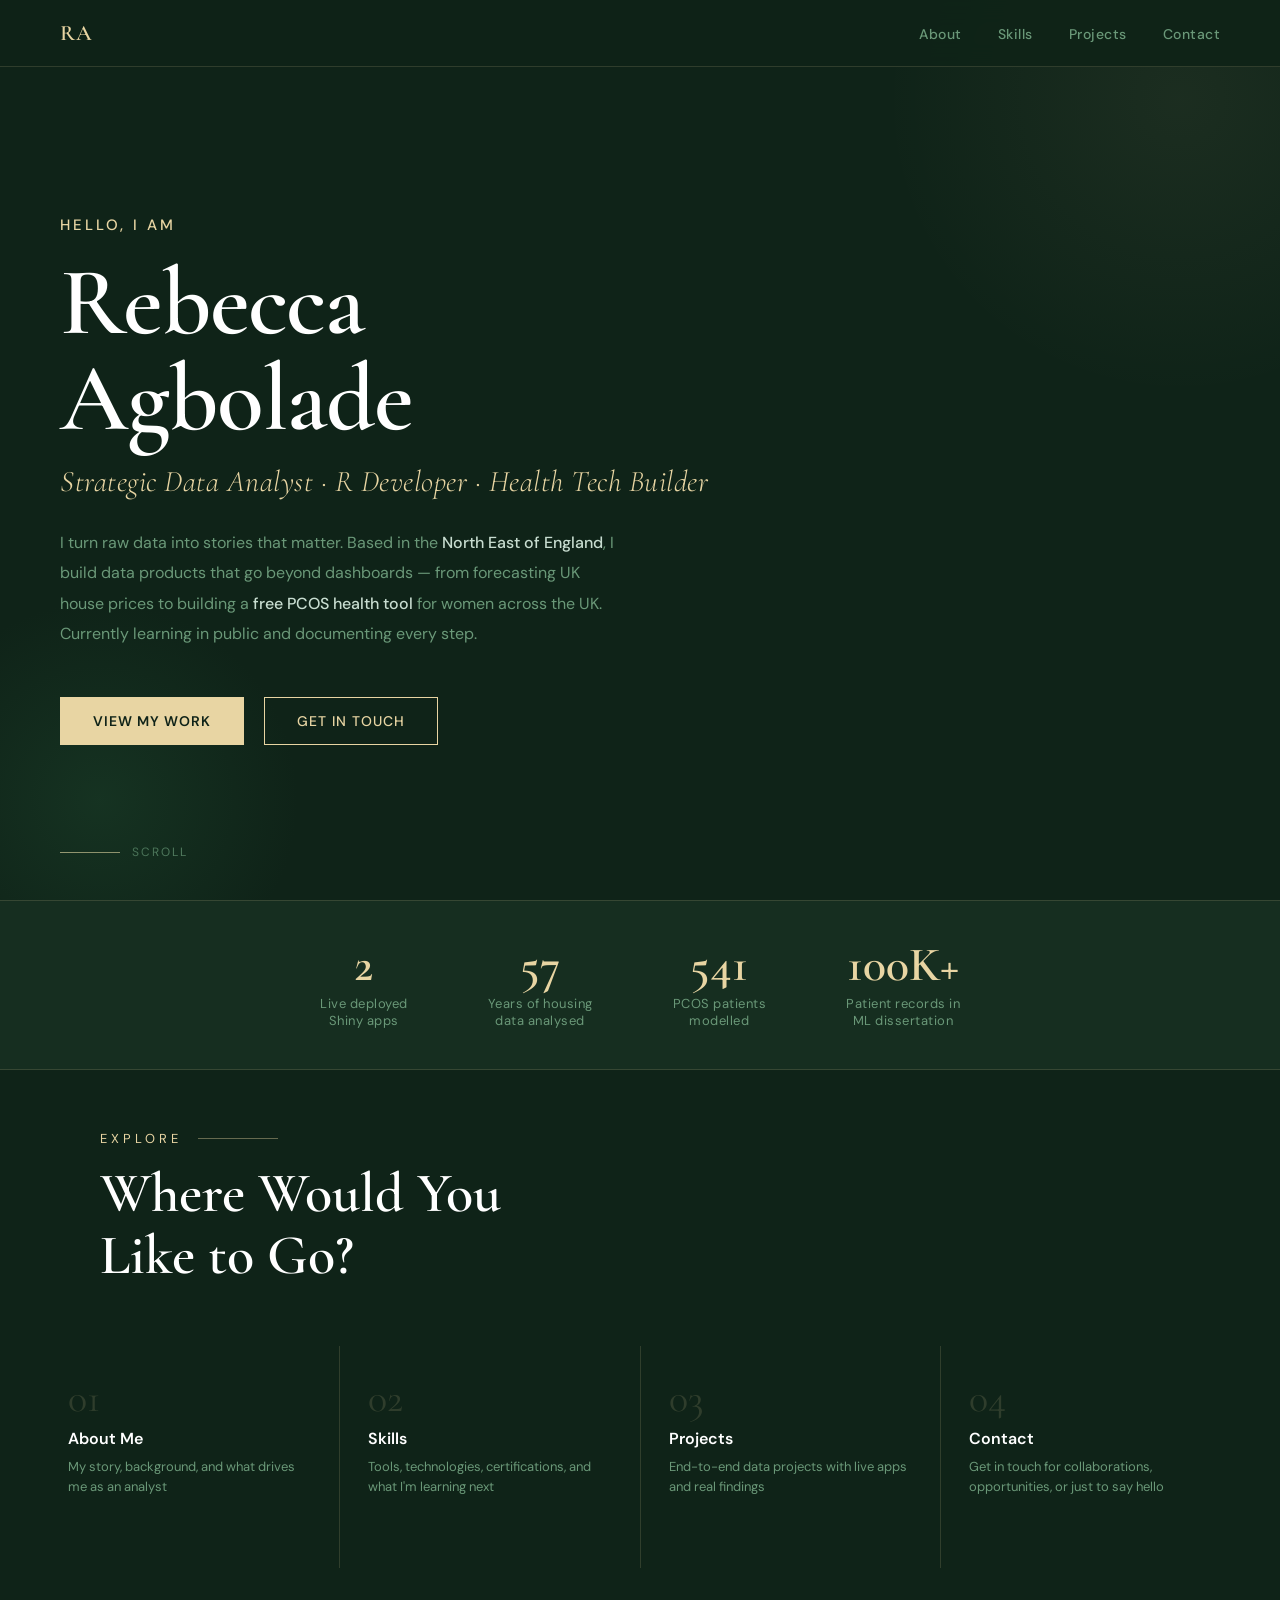
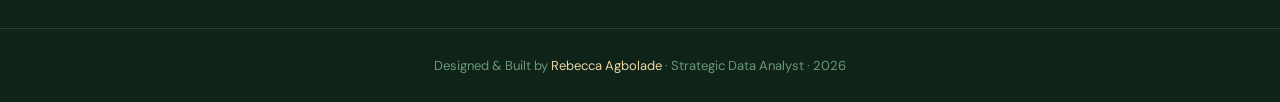
<file: index.html>
<!DOCTYPE html>
<html lang="en">
<head>
<meta charset="UTF-8">
<meta name="viewport" content="width=device-width, initial-scale=1.0">
<title>Rebecca Agbolade | Strategic Data Analyst</title>
<link href="https://fonts.googleapis.com/css2?family=Cormorant+Garamond:wght@300;400;500;600;700&family=DM+Sans:wght@300;400;500;600&display=swap" rel="stylesheet">
<link rel="stylesheet" href="shared.css">
<style>
#hero {
  min-height:100vh;
  display:flex; align-items:center;
  padding:140px 60px 80px;
  position:relative; overflow:hidden;
}
#hero::before {
  content:'';
  position:absolute; top:-200px; right:-200px;
  width:600px; height:600px;
  background:radial-gradient(circle,rgba(232,213,163,0.06) 0%,transparent 70%);
  pointer-events:none;
}
#hero::after {
  content:'';
  position:absolute; bottom:-100px; left:-100px;
  width:400px; height:400px;
  background:radial-gradient(circle,rgba(26,61,40,0.6) 0%,transparent 70%);
  pointer-events:none;
}
.hero-content { max-width:800px; position:relative; z-index:2; }
.hero-greeting { font-size:15px; color:var(--champagne); letter-spacing:3px; text-transform:uppercase; margin-bottom:20px; font-weight:500; }
.hero-name { font-family:'Cormorant Garamond',serif; font-size:clamp(52px,8vw,96px); font-weight:600; line-height:1.0; color:var(--white); margin-bottom:16px; letter-spacing:-1px; }
.hero-title { font-family:'Cormorant Garamond',serif; font-size:clamp(20px,3vw,30px); font-weight:300; color:var(--champagne); margin-bottom:28px; letter-spacing:0.5px; font-style:italic; }
.hero-bio { font-size:16px; line-height:1.9; color:var(--text-muted); max-width:560px; margin-bottom:48px; }
.hero-bio span { color:var(--text-body); font-weight:500; }
.hero-cta { display:flex; gap:20px; flex-wrap:wrap; }
.hero-scroll { position:absolute; bottom:40px; left:60px; display:flex; align-items:center; gap:12px; color:var(--text-muted); font-size:12px; letter-spacing:2px; text-transform:uppercase; }
.scroll-line { width:60px; height:1px; background:var(--champagne); animation:expandLine 2s ease infinite; }
@keyframes expandLine { 0%,100%{width:40px;opacity:0.4} 50%{width:80px;opacity:1} }

.stats-strip { background:var(--forest-mid); border-top:1px solid var(--border); border-bottom:1px solid var(--border); padding:40px 60px; display:flex; justify-content:center; gap:80px; }
.stat { text-align:center; }
.stat h3 { font-family:'Cormorant Garamond',serif; font-size:48px; font-weight:600; color:var(--champagne); line-height:1; margin-bottom:6px; }
.stat p { font-size:13px; color:var(--text-muted); letter-spacing:0.5px; }

.quick-links { display:grid; grid-template-columns:repeat(4,1fr); gap:1px; background:var(--border); max-width:1200px; margin:60px auto; }
.quick-link { background:var(--forest); padding:32px 28px; text-decoration:none; transition:background 0.3s; display:block; }
.quick-link:hover { background:var(--forest-mid); }
.quick-link-num { font-family:'Cormorant Garamond',serif; font-size:40px; color:rgba(232,213,163,0.15); line-height:1; margin-bottom:10px; }
.quick-link h3 { font-size:16px; color:var(--white); font-weight:600; margin-bottom:8px; }
.quick-link p { font-size:13px; color:var(--text-muted); line-height:1.5; }
.quick-link-arrow { margin-top:16px; font-size:18px; color:var(--champagne); opacity:0; transition:opacity 0.3s; }
.quick-link:hover .quick-link-arrow { opacity:1; }

@media(max-width:900px){
  #hero { padding:120px 24px 60px; }
  .stats-strip { padding:30px 24px; gap:40px; flex-wrap:wrap; }
  .quick-links { grid-template-columns:1fr 1fr; }
}
</style>
</head>
<body>
<nav>
  <a href="index.html" class="nav-logo">RA</a>
  <ul class="nav-links">
    <li><a href="about.html">About</a></li>
    <li><a href="skills.html">Skills</a></li>
    <li><a href="projects.html">Projects</a></li>
    <li><a href="contact.html">Contact</a></li>
  </ul>
</nav>

<div id="hero">
  <div class="hero-content">
    <p class="hero-greeting">Hello, I am</p>
    <h1 class="hero-name">Rebecca<br>Agbolade</h1>
    <p class="hero-title">Strategic Data Analyst · R Developer · Health Tech Builder</p>
    <p class="hero-bio">
      I turn raw data into stories that matter. Based in the <span>North East of England</span>,
      I build data products that go beyond dashboards — from forecasting UK house prices
      to building a <span>free PCOS health tool</span> for women across the UK.
      Currently learning in public and documenting every step.
    </p>
    <div class="hero-cta">
      <a href="projects.html" class="btn-primary">View My Work</a>
      <a href="contact.html" class="btn-secondary">Get In Touch</a>
    </div>
  </div>
  <div class="hero-scroll">
    <div class="scroll-line"></div>
    Scroll
  </div>
</div>

<div class="stats-strip">
  <div class="stat">
    <h3>2</h3>
    <p>Live deployed<br>Shiny apps</p>
  </div>
  <div class="stat">
    <h3>57</h3>
    <p>Years of housing<br>data analysed</p>
  </div>
  <div class="stat">
    <h3>541</h3>
    <p>PCOS patients<br>modelled</p>
  </div>
  <div class="stat">
    <h3>100K+</h3>
    <p>Patient records in<br>ML dissertation</p>
  </div>
</div>

<div style="max-width:1200px;margin:0 auto;padding:0 60px;">
  <p class="section-label fade-in" style="margin-top:60px;">Explore</p>
  <h2 class="section-title fade-in">Where Would You<br>Like to Go?</h2>
</div>
<div class="quick-links">
  <a href="about.html" class="quick-link fade-in">
    <div class="quick-link-num">01</div>
    <h3>About Me</h3>
    <p>My story, background, and what drives me as an analyst</p>
    <div class="quick-link-arrow">→</div>
  </a>
  <a href="skills.html" class="quick-link fade-in">
    <div class="quick-link-num">02</div>
    <h3>Skills</h3>
    <p>Tools, technologies, certifications, and what I'm learning next</p>
    <div class="quick-link-arrow">→</div>
  </a>
  <a href="projects.html" class="quick-link fade-in">
    <div class="quick-link-num">03</div>
    <h3>Projects</h3>
    <p>End-to-end data projects with live apps and real findings</p>
    <div class="quick-link-arrow">→</div>
  </a>
  <a href="contact.html" class="quick-link fade-in">
    <div class="quick-link-num">04</div>
    <h3>Contact</h3>
    <p>Get in touch for collaborations, opportunities, or just to say hello</p>
    <div class="quick-link-arrow">→</div>
  </a>
</div>

<footer>
  <p>Designed & Built by <span>Rebecca Agbolade</span> · Strategic Data Analyst · 2026</p>
</footer>

<script>
const observer = new IntersectionObserver(entries => {
  entries.forEach(e => { if(e.isIntersecting) e.target.classList.add('visible'); });
}, { threshold:0.1 });
document.querySelectorAll('.fade-in').forEach(el => observer.observe(el));
</script>
</body>
</html>
</file>
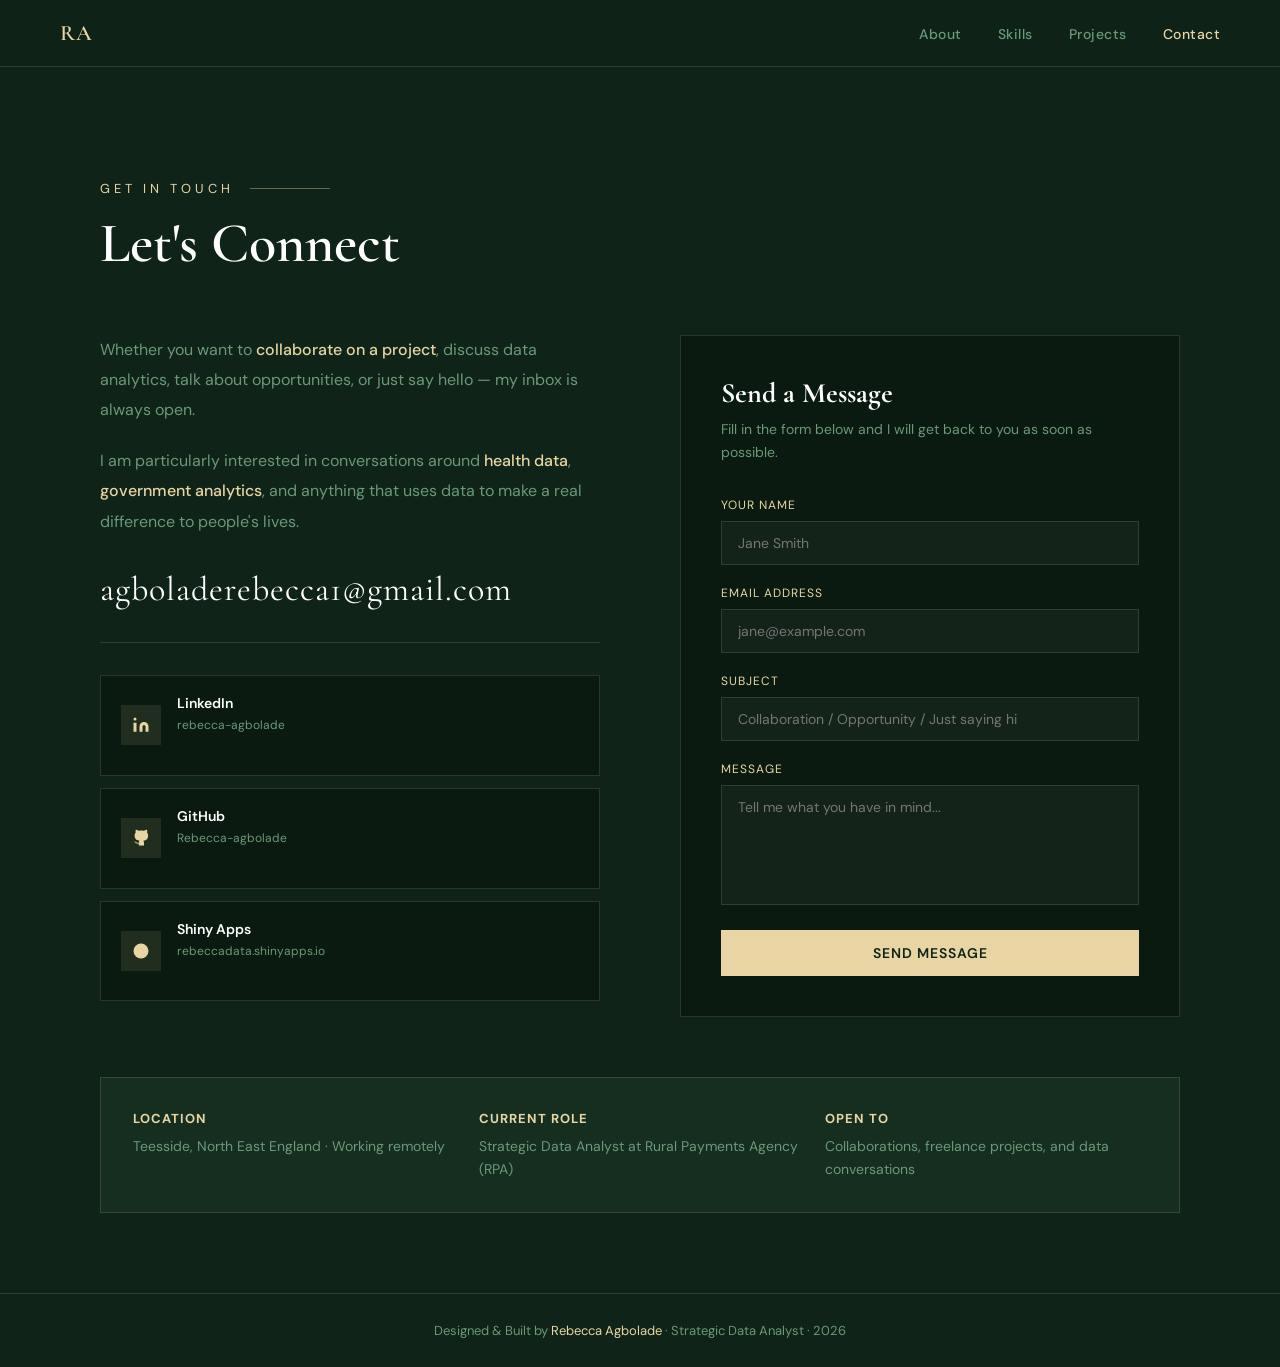
<file: contact.html>
<!DOCTYPE html>
<html lang="en">
<head>
<meta charset="UTF-8">
<meta name="viewport" content="width=device-width, initial-scale=1.0">
<title>Contact | Rebecca Agbolade</title>
<link href="https://fonts.googleapis.com/css2?family=Cormorant+Garamond:wght@300;400;500;600;700&family=DM+Sans:wght@300;400;500;600&display=swap" rel="stylesheet">
<link rel="stylesheet" href="shared.css">
<style>
.contact-wrapper { display:grid; grid-template-columns:1fr 1fr; gap:80px; align-items:start; margin-top:60px; }
.contact-left p { font-size:16px; line-height:1.9; color:var(--text-muted); margin-bottom:20px; }
.contact-left p span { color:var(--champagne); font-weight:500; }
.contact-email-link { font-family:'Cormorant Garamond',serif; font-size:clamp(22px,3vw,34px); color:var(--white); text-decoration:none; display:block; margin:32px 0; letter-spacing:1px; transition:color 0.3s; border-bottom:1px solid var(--border); padding-bottom:32px; }
.contact-email-link:hover { color:var(--champagne); }
.social-grid { display:flex; flex-direction:column; gap:12px; }
.social-card { display:flex; align-items:center; gap:16px; padding:18px 20px; background:var(--forest-card); border:1px solid var(--border); text-decoration:none; transition:all 0.3s; }
.social-card:hover { border-color:rgba(232,213,163,0.35); transform:translateX(4px); }
.social-icon { width:40px; height:40px; background:rgba(232,213,163,0.1); display:flex; align-items:center; justify-content:center; flex-shrink:0; }
.social-icon svg { width:18px; height:18px; fill:var(--champagne); }
.social-info h4 { font-size:14px; color:var(--white); font-weight:600; margin-bottom:2px; }
.social-info p { font-size:12px; color:var(--text-muted); }
.social-arrow { margin-left:auto; color:var(--champagne); opacity:0; font-size:16px; transition:opacity 0.3s; }
.social-card:hover .social-arrow { opacity:1; }

.contact-right { background:var(--forest-card); border:1px solid var(--border); padding:40px; }
.contact-right h3 { font-family:'Cormorant Garamond',serif; font-size:28px; color:var(--white); margin-bottom:8px; }
.contact-right p { font-size:14px; color:var(--text-muted); margin-bottom:32px; line-height:1.7; }
.form-group { margin-bottom:20px; }
.form-group label { display:block; font-size:12px; color:var(--champagne); letter-spacing:1px; text-transform:uppercase; margin-bottom:8px; }
.form-group input, .form-group textarea { width:100%; background:rgba(255,255,255,0.04); border:1px solid var(--border); color:var(--white); padding:12px 16px; font-family:'DM Sans',sans-serif; font-size:14px; transition:border-color 0.3s; outline:none; }
.form-group input:focus, .form-group textarea:focus { border-color:rgba(232,213,163,0.4); }
.form-group textarea { height:120px; resize:none; }
.form-submit { width:100%; padding:14px; background:var(--champagne); color:var(--forest); font-family:'DM Sans',sans-serif; font-size:14px; font-weight:600; letter-spacing:1px; text-transform:uppercase; border:none; cursor:pointer; transition:all 0.3s; }
.form-submit:hover { background:var(--champagne-light); }

.availability { margin-top:60px; background:var(--forest-mid); border:1px solid var(--border); padding:32px; display:grid; grid-template-columns:1fr 1fr 1fr; gap:24px; }
.avail-item h4 { font-size:13px; color:var(--champagne); letter-spacing:1px; text-transform:uppercase; margin-bottom:8px; }
.avail-item p { font-size:14px; color:var(--text-muted); line-height:1.6; }

@media(max-width:900px){
  .contact-wrapper { grid-template-columns:1fr; gap:40px; }
  .availability { grid-template-columns:1fr; }
}
</style>
</head>
<body>
<nav>
  <a href="index.html" class="nav-logo">RA</a>
  <ul class="nav-links">
    <li><a href="about.html">About</a></li>
    <li><a href="skills.html">Skills</a></li>
    <li><a href="projects.html">Projects</a></li>
    <li><a href="contact.html" class="active">Contact</a></li>
  </ul>
</nav>

<div class="page-content">
<section>
  <p class="section-label fade-in">Get In Touch</p>
  <h2 class="section-title fade-in">Let's Connect</h2>

  <div class="contact-wrapper">
    <div class="contact-left fade-in">
      <p>
        Whether you want to <span>collaborate on a project</span>, discuss data analytics,
        talk about opportunities, or just say hello — my inbox is always open.
      </p>
      <p>
        I am particularly interested in conversations around <span>health data</span>,
        <span>government analytics</span>, and anything that uses data to make
        a real difference to people's lives.
      </p>

      <a href="mailto:agboladerebecca1@gmail.com" class="contact-email-link">
        agboladerebecca1@gmail.com
      </a>

      <div class="social-grid">
        <a href="https://www.linkedin.com/in/rebecca-agbolade/" target="_blank" class="social-card">
          <div class="social-icon">
            <svg viewBox="0 0 24 24"><path d="M16 8a6 6 0 0 1 6 6v7h-4v-7a2 2 0 0 0-2-2 2 2 0 0 0-2 2v7h-4v-7a6 6 0 0 1 6-6z"/><rect x="2" y="9" width="4" height="12"/><circle cx="4" cy="4" r="2"/></svg>
          </div>
          <div class="social-info">
            <h4>LinkedIn</h4>
            <p>rebecca-agbolade</p>
          </div>
          <span class="social-arrow">→</span>
        </a>
        <a href="https://github.com/RebeccaAgbolade" target="_blank" class="social-card">
          <div class="social-icon">
            <svg viewBox="0 0 24 24"><path d="M9 19c-5 1.5-5-2.5-7-3m14 6v-3.87a3.37 3.37 0 0 0-.94-2.61c3.14-.35 6.44-1.54 6.44-7A5.44 5.44 0 0 0 20 4.77 5.07 5.07 0 0 0 19.91 1S18.73.65 16 2.48a13.38 13.38 0 0 0-7 0C6.27.65 5.09 1 5.09 1A5.07 5.07 0 0 0 5 4.77a5.44 5.44 0 0 0-1.5 3.78c0 5.42 3.3 6.61 6.44 7A3.37 3.37 0 0 0 9 18.13V22"/></svg>
          </div>
          <div class="social-info">
            <h4>GitHub</h4>
            <p>Rebecca-agbolade</p>
          </div>
          <span class="social-arrow">→</span>
        </a>
        <a href="https://rebeccadata.shinyapps.io/uk-house-price-explorer/" target="_blank" class="social-card">
          <div class="social-icon">
            <svg viewBox="0 0 24 24"><circle cx="12" cy="12" r="10"/><line x1="2" y1="12" x2="22" y2="12"/><path d="M12 2a15.3 15.3 0 0 1 4 10 15.3 15.3 0 0 1-4 10 15.3 15.3 0 0 1-4-10 15.3 15.3 0 0 1 4-10z"/></svg>
          </div>
          <div class="social-info">
            <h4>Shiny Apps</h4>
            <p>rebeccadata.shinyapps.io</p>
          </div>
          <span class="social-arrow">→</span>
        </a>
      </div>
    </div>

    <div class="contact-right fade-in">
      <h3>Send a Message</h3>
      <p>Fill in the form below and I will get back to you as soon as possible.</p>
      <form action="mailto:agboladerebecca1@gmail.com" method="post" enctype="text/plain">
        <div class="form-group">
          <label>Your Name</label>
          <input type="text" name="name" placeholder="Jane Smith" />
        </div>
        <div class="form-group">
          <label>Email Address</label>
          <input type="email" name="email" placeholder="jane@example.com" />
        </div>
        <div class="form-group">
          <label>Subject</label>
          <input type="text" name="subject" placeholder="Collaboration / Opportunity / Just saying hi" />
        </div>
        <div class="form-group">
          <label>Message</label>
          <textarea name="message" placeholder="Tell me what you have in mind..."></textarea>
        </div>
        <button type="submit" class="form-submit">Send Message</button>
      </form>
    </div>
  </div>

  <div class="availability fade-in">
    <div class="avail-item">
      <h4>Location</h4>
      <p>Teesside, North East England · Working remotely</p>
    </div>
    <div class="avail-item">
      <h4>Current Role</h4>
      <p>Strategic Data Analyst at Rural Payments Agency (RPA)</p>
    </div>
    <div class="avail-item">
      <h4>Open To</h4>
      <p>Collaborations, freelance projects, and data conversations</p>
    </div>
  </div>
</section>
</div>

<footer>
  <p>Designed & Built by <span>Rebecca Agbolade</span> · Strategic Data Analyst · 2026</p>
</footer>

<script>
const observer = new IntersectionObserver(entries => {
  entries.forEach(e => { if(e.isIntersecting) e.target.classList.add('visible'); });
}, { threshold:0.1 });
document.querySelectorAll('.fade-in').forEach(el => observer.observe(el));
</script>
</body>
</html>
</file>
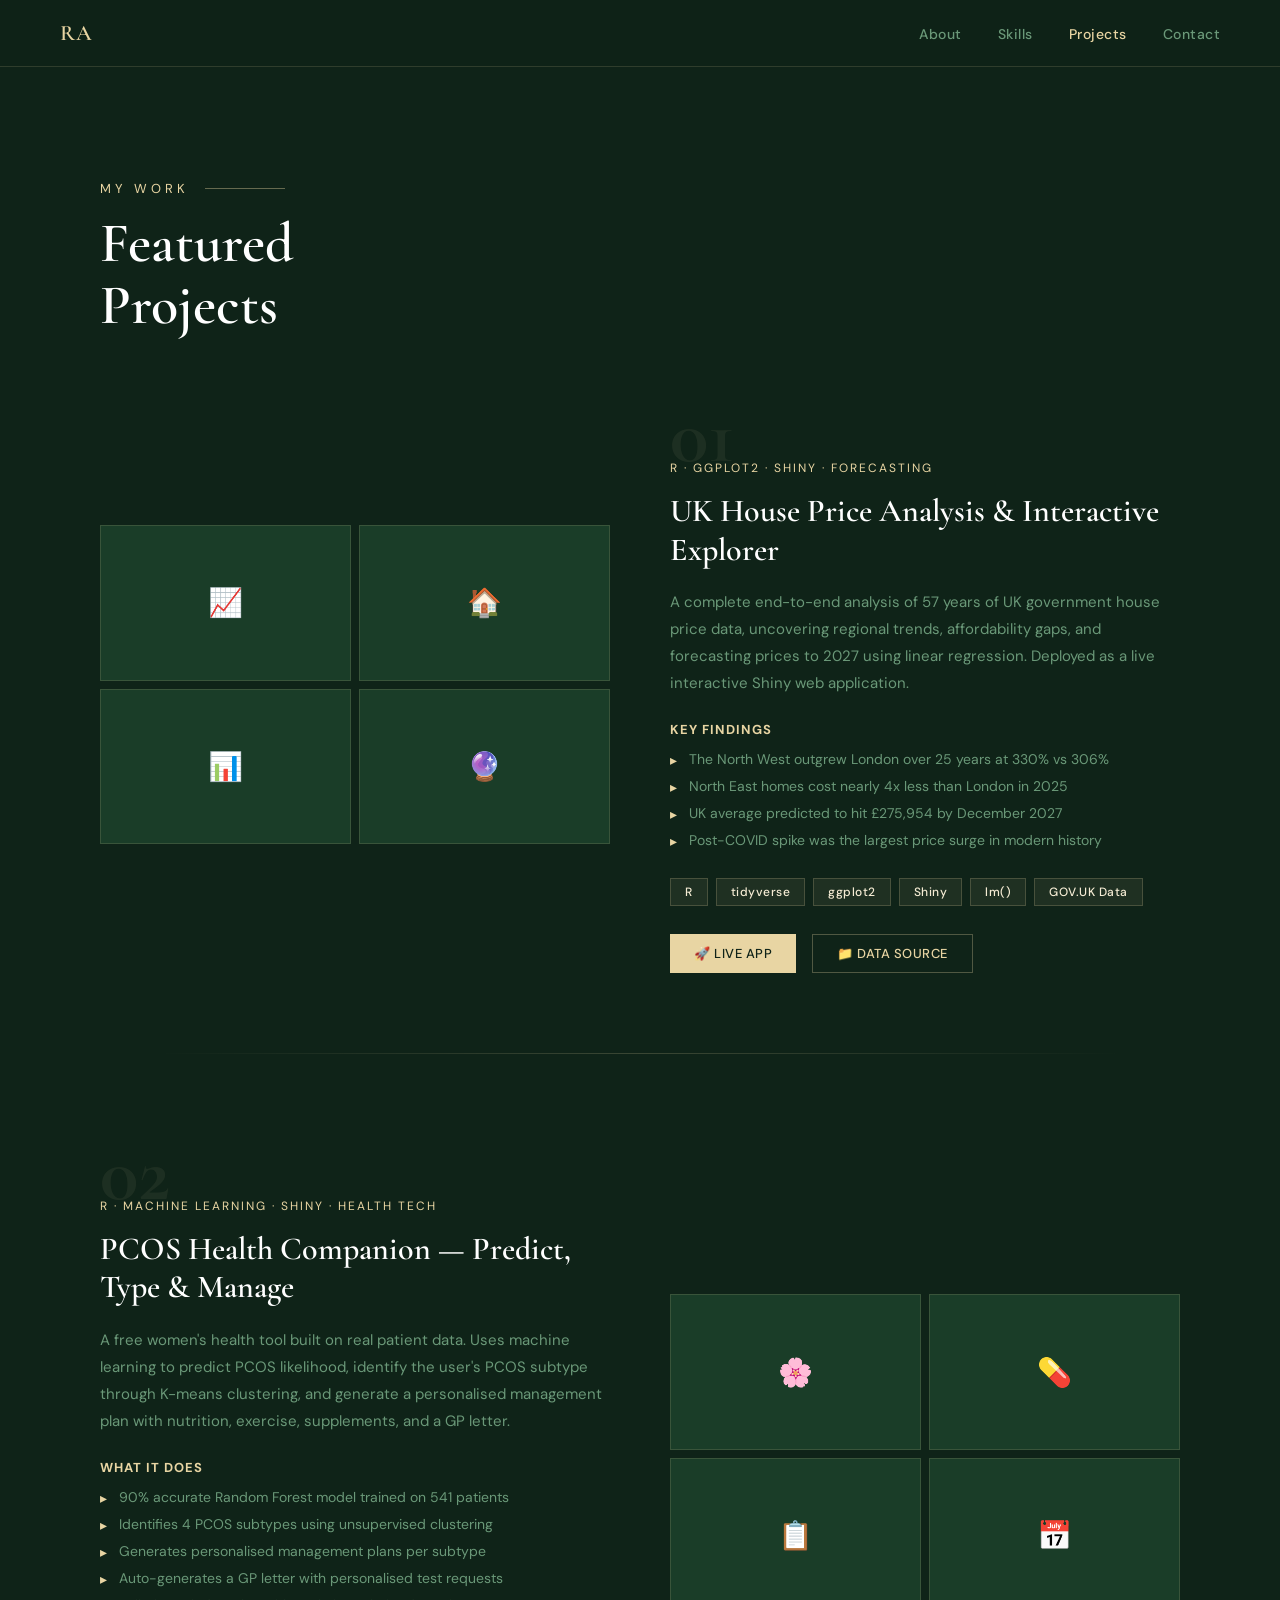
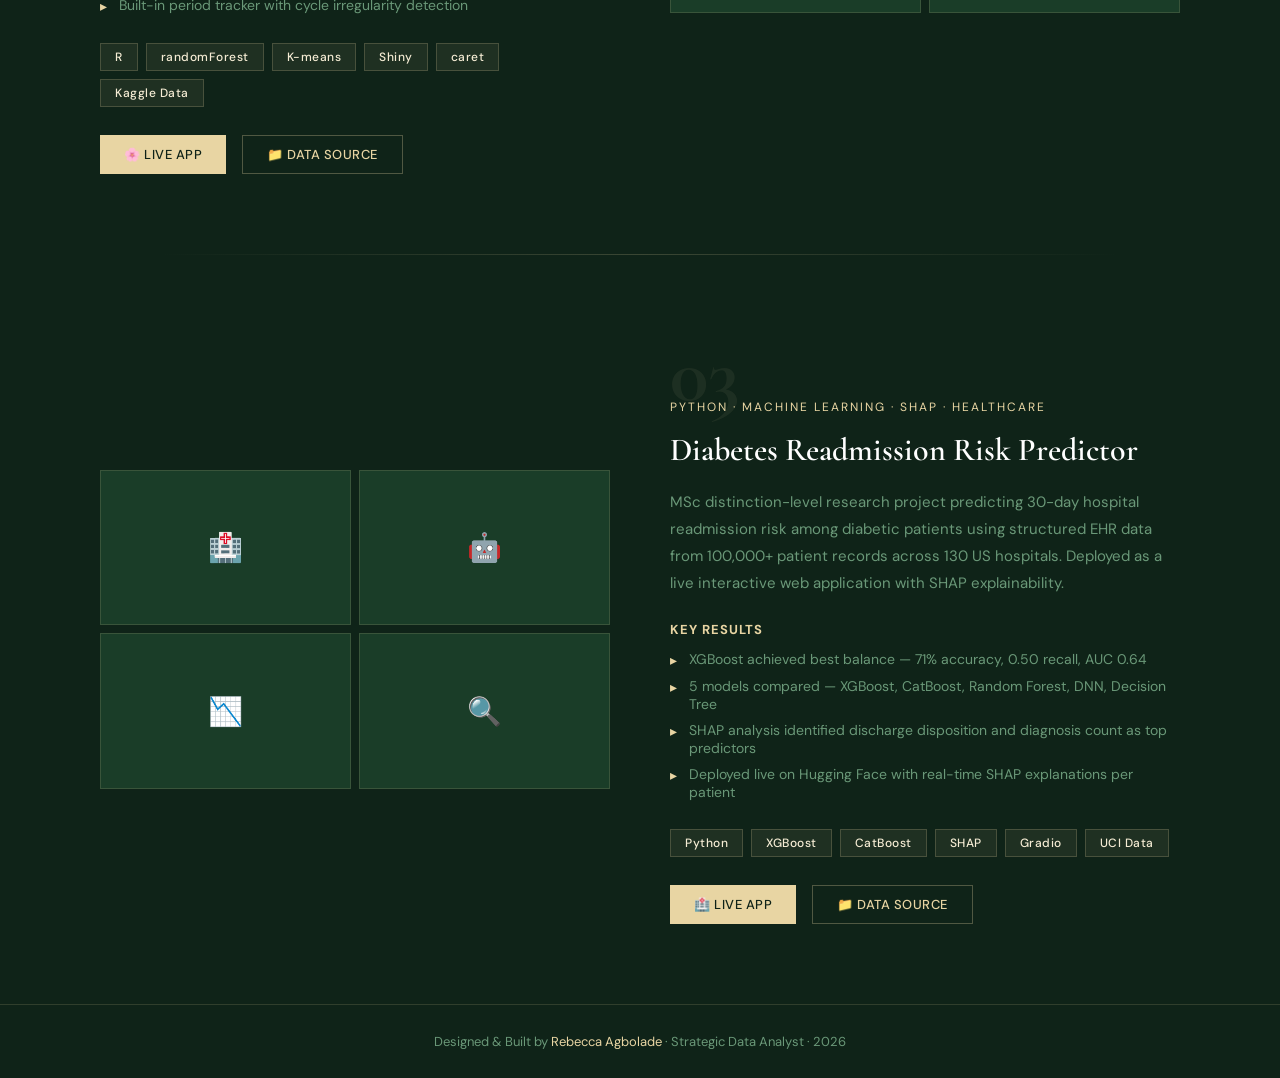
<file: projects.html>
<!DOCTYPE html>
<html lang="en">
<head>
<meta charset="UTF-8">
<meta name="viewport" content="width=device-width, initial-scale=1.0">
<title>Projects | Rebecca Agbolade</title>
<link href="https://fonts.googleapis.com/css2?family=Cormorant+Garamond:wght@300;400;500;600;700&family=DM+Sans:wght@300;400;500;600&display=swap" rel="stylesheet">
<link rel="stylesheet" href="shared.css">
<style>
.projects-wrapper { margin-top:60px; display:flex; flex-direction:column; gap:80px; }
.project-card { display:grid; grid-template-columns:1fr 1fr; gap:60px; align-items:center; }
.project-card.reverse { direction:rtl; }
.project-card.reverse > * { direction:ltr; }
.project-visual { position:relative; overflow:hidden; }
.project-chart-grid { display:grid; grid-template-columns:1fr 1fr; gap:8px; aspect-ratio:16/10; }
.chart-placeholder { background:var(--forest-light); border:1px solid var(--border); display:flex; align-items:center; justify-content:center; font-size:28px; transition:all 0.3s; }
.chart-placeholder:hover { border-color:rgba(232,213,163,0.3); }
.project-number { font-family:'Cormorant Garamond',serif; font-size:80px; font-weight:700; color:rgba(232,213,163,0.07); line-height:1; margin-bottom:-20px; }
.project-tag { display:inline-block; font-size:12px; color:var(--champagne); letter-spacing:2px; text-transform:uppercase; margin-bottom:16px; }
.project-title { font-family:'Cormorant Garamond',serif; font-size:32px; font-weight:600; color:var(--white); line-height:1.2; margin-bottom:20px; }
.project-desc { font-size:15px; line-height:1.8; color:var(--text-muted); margin-bottom:24px; }
.findings { margin-bottom:28px; }
.findings h5 { font-size:13px; color:var(--champagne); letter-spacing:1px; text-transform:uppercase; margin-bottom:12px; }
.finding { display:flex; gap:12px; align-items:flex-start; margin-bottom:8px; font-size:14px; color:var(--text-muted); }
.finding::before { content:'▸'; color:var(--champagne); flex-shrink:0; margin-top:1px; }
.tech-stack { display:flex; flex-wrap:wrap; gap:8px; margin-bottom:28px; }
.tech-tag { padding:5px 14px; background:rgba(232,213,163,0.07); border:1px solid rgba(232,213,163,0.2); color:var(--champagne-light); font-size:12px; font-weight:500; letter-spacing:0.5px; }
.project-links { display:flex; gap:16px; flex-wrap:wrap; }
.project-link { padding:10px 24px; font-size:13px; font-weight:500; letter-spacing:0.5px; text-decoration:none; text-transform:uppercase; transition:all 0.3s; display:flex; align-items:center; gap:8px; }
.project-link.primary { background:var(--champagne); color:var(--forest); }
.project-link.primary:hover { background:var(--champagne-light); transform:translateY(-2px); }
.project-link.secondary { border:1px solid rgba(232,213,163,0.3); color:var(--champagne); }
.project-link.secondary:hover { background:rgba(232,213,163,0.08); transform:translateY(-2px); }

@media(max-width:900px){
  .project-card { grid-template-columns:1fr; gap:40px; }
  .project-card.reverse { direction:ltr; }
}
</style>
</head>
<body>
<nav>
  <a href="index.html" class="nav-logo">RA</a>
  <ul class="nav-links">
    <li><a href="about.html">About</a></li>
    <li><a href="skills.html">Skills</a></li>
    <li><a href="projects.html" class="active">Projects</a></li>
    <li><a href="contact.html">Contact</a></li>
  </ul>
</nav>

<div class="page-content">
<section>
  <p class="section-label fade-in">My Work</p>
  <h2 class="section-title fade-in">Featured<br>Projects</h2>

  <div class="projects-wrapper">

    <!-- PROJECT 1 -->
    <div class="project-card fade-in">
      <div class="project-visual">
        <div class="project-chart-grid">
          <div class="chart-placeholder">📈</div>
          <div class="chart-placeholder">🏠</div>
          <div class="chart-placeholder">📊</div>
          <div class="chart-placeholder">🔮</div>
        </div>
      </div>
      <div class="project-info">
        <div class="project-number">01</div>
        <span class="project-tag">R · ggplot2 · Shiny · Forecasting</span>
        <h3 class="project-title">UK House Price Analysis & Interactive Explorer</h3>
        <p class="project-desc">A complete end-to-end analysis of 57 years of UK government house price data, uncovering regional trends, affordability gaps, and forecasting prices to 2027 using linear regression. Deployed as a live interactive Shiny web application.</p>
        <div class="findings">
          <h5>Key Findings</h5>
          <div class="finding">The North West outgrew London over 25 years at 330% vs 306%</div>
          <div class="finding">North East homes cost nearly 4x less than London in 2025</div>
          <div class="finding">UK average predicted to hit £275,954 by December 2027</div>
          <div class="finding">Post-COVID spike was the largest price surge in modern history</div>
        </div>
        <div class="tech-stack">
          <span class="tech-tag">R</span>
          <span class="tech-tag">tidyverse</span>
          <span class="tech-tag">ggplot2</span>
          <span class="tech-tag">Shiny</span>
          <span class="tech-tag">lm()</span>
          <span class="tech-tag">GOV.UK Data</span>
        </div>
        <div class="project-links">
          <a href="https://rebeccadata.shinyapps.io/uk-house-price-explorer/" target="_blank" class="project-link primary">🚀 Live App</a>
          <a href="https://www.gov.uk/government/statistical-data-sets/uk-house-price-index-data-downloads-november-2024" target="_blank" class="project-link secondary">📁 Data Source</a>
        </div>
      </div>
    </div>

    <div class="section-divider"></div>

    <!-- PROJECT 2 -->
    <div class="project-card reverse fade-in">
      <div class="project-visual">
        <div class="project-chart-grid">
          <div class="chart-placeholder">🌸</div>
          <div class="chart-placeholder">💊</div>
          <div class="chart-placeholder">📋</div>
          <div class="chart-placeholder">📅</div>
        </div>
      </div>
      <div class="project-info">
        <div class="project-number">02</div>
        <span class="project-tag">R · Machine Learning · Shiny · Health Tech</span>
        <h3 class="project-title">PCOS Health Companion — Predict, Type & Manage</h3>
        <p class="project-desc">A free women's health tool built on real patient data. Uses machine learning to predict PCOS likelihood, identify the user's PCOS subtype through K-means clustering, and generate a personalised management plan with nutrition, exercise, supplements, and a GP letter.</p>
        <div class="findings">
          <h5>What It Does</h5>
          <div class="finding">90% accurate Random Forest model trained on 541 patients</div>
          <div class="finding">Identifies 4 PCOS subtypes using unsupervised clustering</div>
          <div class="finding">Generates personalised management plans per subtype</div>
          <div class="finding">Auto-generates a GP letter with personalised test requests</div>
          <div class="finding">Built-in period tracker with cycle irregularity detection</div>
        </div>
        <div class="tech-stack">
          <span class="tech-tag">R</span>
          <span class="tech-tag">randomForest</span>
          <span class="tech-tag">K-means</span>
          <span class="tech-tag">Shiny</span>
          <span class="tech-tag">caret</span>
          <span class="tech-tag">Kaggle Data</span>
        </div>
        <div class="project-links">
          <a href="https://rebeccadata.shinyapps.io/pcos-health-companion/" target="_blank" class="project-link primary">🌸 Live App</a>
          <a href="https://www.kaggle.com/datasets/prasoonkottarathil/polycystic-ovary-syndrome-pcos" target="_blank" class="project-link secondary">📁 Data Source</a>
        </div>
      </div>
    </div>

    <div class="section-divider"></div>

    <!-- PROJECT 3 -->
    <div class="project-card fade-in">
      <div class="project-visual">
        <div class="project-chart-grid">
          <div class="chart-placeholder">🏥</div>
          <div class="chart-placeholder">🤖</div>
          <div class="chart-placeholder">📉</div>
          <div class="chart-placeholder">🔍</div>
        </div>
      </div>
      <div class="project-info">
        <div class="project-number">03</div>
        <span class="project-tag">Python · Machine Learning · SHAP · Healthcare</span>
        <h3 class="project-title">Diabetes Readmission Risk Predictor</h3>
        <p class="project-desc">MSc distinction-level research project predicting 30-day hospital readmission risk among diabetic patients using structured EHR data from 100,000+ patient records across 130 US hospitals. Deployed as a live interactive web application with SHAP explainability.</p>
        <div class="findings">
          <h5>Key Results</h5>
          <div class="finding">XGBoost achieved best balance — 71% accuracy, 0.50 recall, AUC 0.64</div>
          <div class="finding">5 models compared — XGBoost, CatBoost, Random Forest, DNN, Decision Tree</div>
          <div class="finding">SHAP analysis identified discharge disposition and diagnosis count as top predictors</div>
          <div class="finding">Deployed live on Hugging Face with real-time SHAP explanations per patient</div>
        </div>
        <div class="tech-stack">
          <span class="tech-tag">Python</span>
          <span class="tech-tag">XGBoost</span>
          <span class="tech-tag">CatBoost</span>
          <span class="tech-tag">SHAP</span>
          <span class="tech-tag">Gradio</span>
          <span class="tech-tag">UCI Data</span>
        </div>
        <div class="project-links">
          <a href="https://huggingface.co/spaces/Becca8991/diabetes-readmission-predictor" target="_blank" class="project-link primary">🏥 Live App</a>
          <a href="https://archive.ics.uci.edu/dataset/296/diabetes+130-us+hospitals+for+years+1999-2008" target="_blank" class="project-link secondary">📁 Data Source</a>
        </div>
      </div>
    </div>

  </div>
</section>
</div>

<footer>
  <p>Designed & Built by <span>Rebecca Agbolade</span> · Strategic Data Analyst · 2026</p>
</footer>

<script>
const observer = new IntersectionObserver(entries => {
  entries.forEach(e => { if(e.isIntersecting) e.target.classList.add('visible'); });
}, { threshold:0.1 });
document.querySelectorAll('.fade-in').forEach(el => observer.observe(el));
</script>
</body>
</html>
</file>
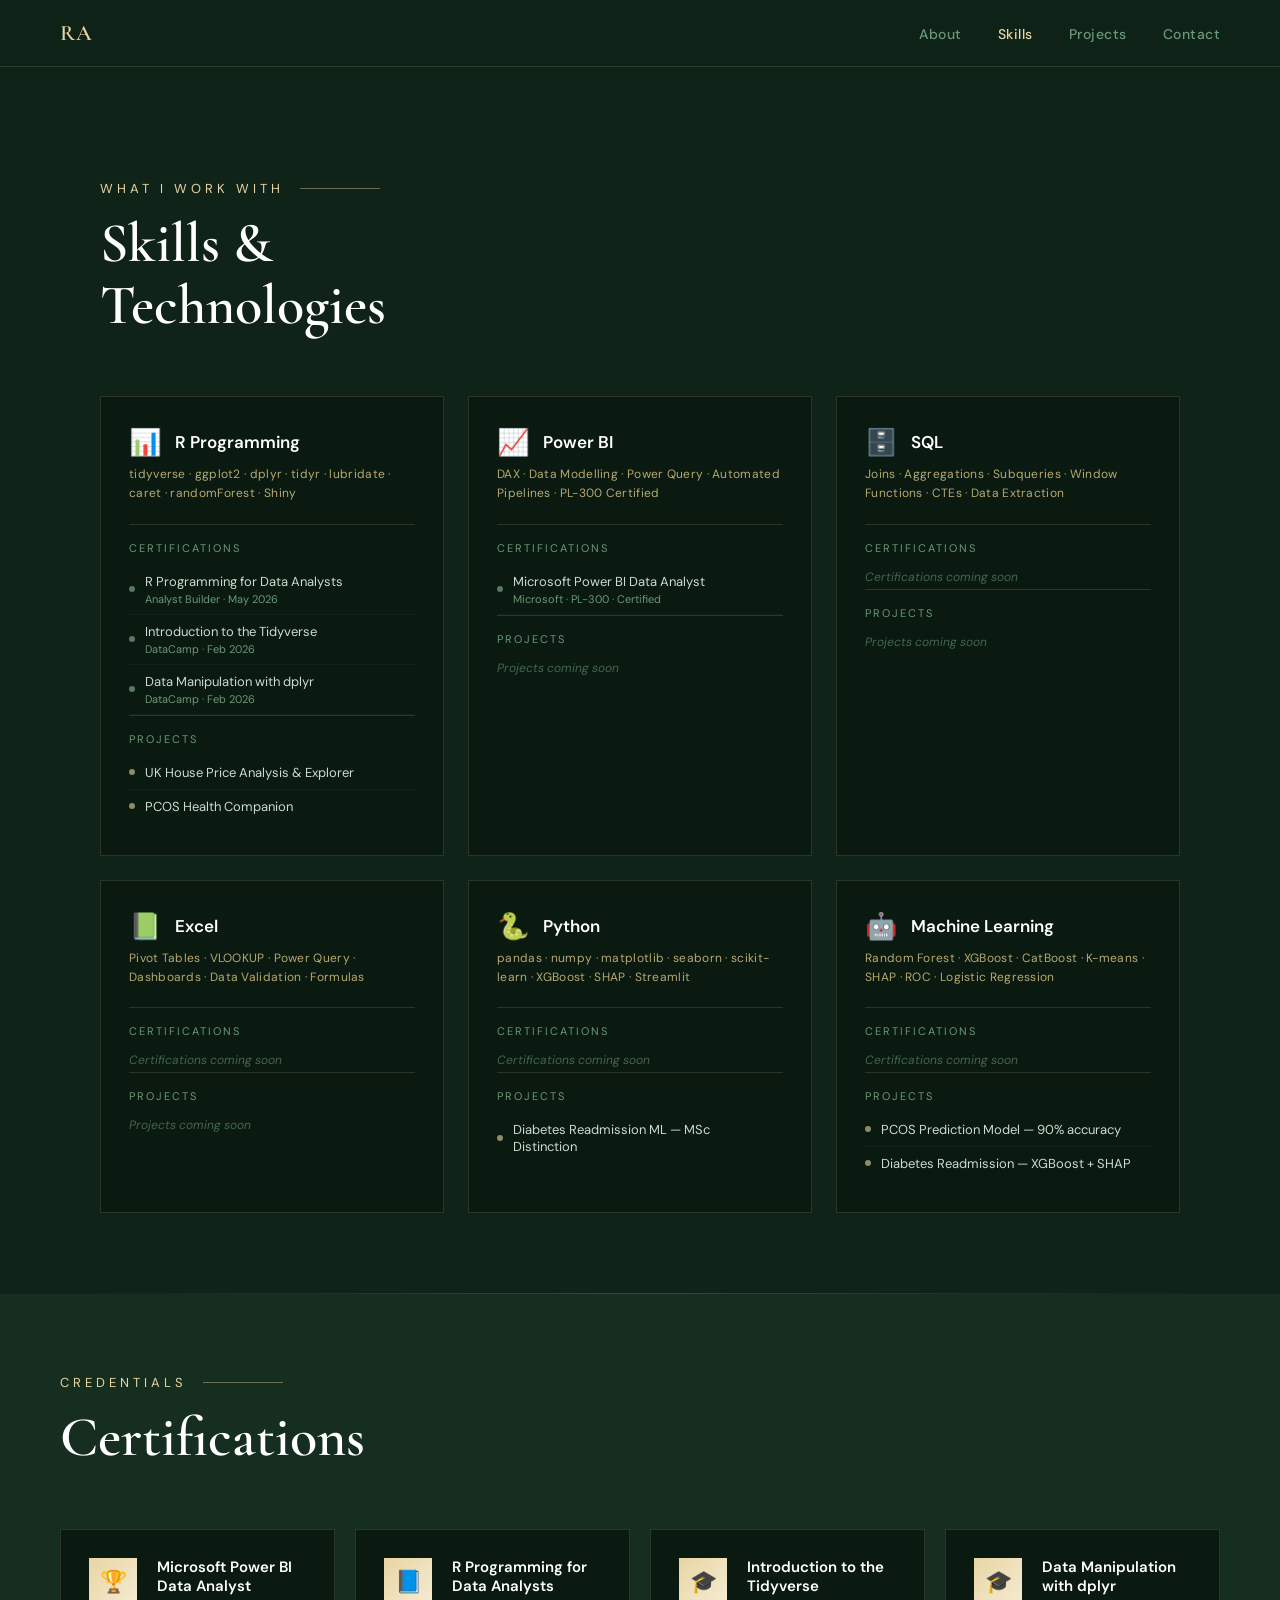
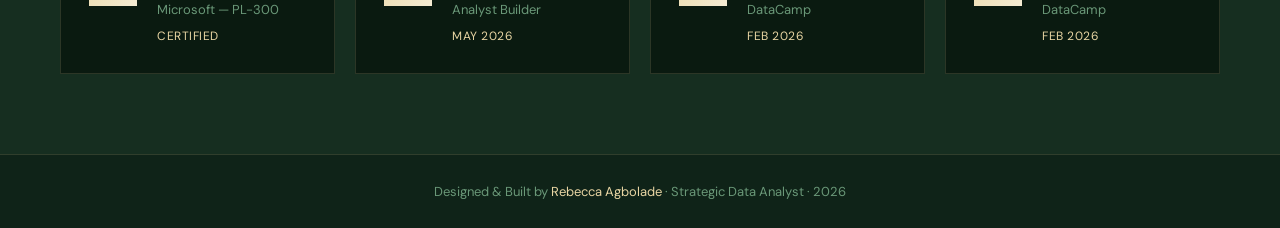
<file: skills.html>
<!DOCTYPE html>
<html lang="en">
<head>
<meta charset="UTF-8">
<meta name="viewport" content="width=device-width, initial-scale=1.0">
<title>Skills | Rebecca Agbolade</title>
<link href="https://fonts.googleapis.com/css2?family=Cormorant+Garamond:wght@300;400;500;600;700&family=DM+Sans:wght@300;400;500;600&display=swap" rel="stylesheet">
<link rel="stylesheet" href="shared.css">
<style>
.skills-grid { display:grid; grid-template-columns:repeat(auto-fit,minmax(320px,1fr)); gap:24px; margin-top:60px; }
.skill-card { background:var(--forest-card); border:1px solid var(--border); padding:32px 28px; transition:all 0.3s; position:relative; overflow:hidden; }
.skill-card::before { content:''; position:absolute; bottom:0; left:0; width:0; height:2px; background:var(--champagne); transition:width 0.4s ease; }
.skill-card:hover::before { width:100%; }
.skill-card:hover { border-color:rgba(232,213,163,0.3); transform:translateY(-4px); }
.skill-header { display:flex; align-items:center; gap:14px; margin-bottom:10px; }
.skill-icon { font-size:26px; line-height:1; }
.skill-card h4 { font-size:17px; font-weight:600; color:var(--white); margin:0; }
.skill-tools { font-size:12px; color:var(--champagne-muted); letter-spacing:0.3px; margin-bottom:20px; line-height:1.6; opacity:0.9; }
.skill-section-label { font-size:11px; color:var(--text-muted); text-transform:uppercase; letter-spacing:2px; margin-bottom:10px; padding-top:16px; border-top:1px solid var(--border); }
.skill-section-label + .skill-section-label { padding-top:12px; }
.skill-item { display:flex; align-items:center; gap:10px; padding:8px 0; border-bottom:1px solid rgba(255,255,255,0.04); text-decoration:none; transition:all 0.2s; }
.skill-item:last-child { border-bottom:none; }
.skill-item.linked:hover .item-name { color:var(--champagne); }
.skill-item.linked:hover .item-arrow { opacity:1; }
.item-dot { width:6px; height:6px; border-radius:50%; background:var(--champagne); flex-shrink:0; opacity:0.6; }
.item-dot.cert { background:var(--green-muted); }
.item-name { font-size:13px; color:var(--text-body); transition:color 0.2s; }
.item-meta { font-size:11px; color:var(--text-muted); margin-top:2px; }
.item-arrow { margin-left:auto; font-size:11px; color:var(--champagne); opacity:0; transition:opacity 0.2s; }
.item-coming { font-size:12px; color:var(--text-muted); font-style:italic; opacity:0.6; padding:4px 0; }

.certs-section { background:var(--forest-mid); padding:80px 60px; }
.certs-inner { max-width:1200px; margin:0 auto; }
.certs-grid { display:grid; grid-template-columns:repeat(auto-fit,minmax(260px,1fr)); gap:20px; margin-top:60px; }
.cert-card { background:var(--forest-card); border:1px solid var(--border); padding:28px; display:flex; gap:20px; align-items:flex-start; transition:all 0.3s; }
.cert-card:hover { border-color:rgba(232,213,163,0.35); transform:translateY(-3px); }
.cert-badge { width:48px; height:48px; background:linear-gradient(135deg,var(--champagne),var(--champagne-light)); display:flex; align-items:center; justify-content:center; font-size:22px; flex-shrink:0; }
.cert-info h4 { font-size:15px; font-weight:600; color:var(--white); margin-bottom:4px; line-height:1.3; }
.cert-info p { font-size:13px; color:var(--text-muted); margin-bottom:6px; }
.cert-date { font-size:12px; color:var(--champagne); letter-spacing:0.5px; }

@media(max-width:900px){ .certs-section{padding:60px 24px;} }
</style>
</head>
<body>
<nav>
  <a href="index.html" class="nav-logo">RA</a>
  <ul class="nav-links">
    <li><a href="about.html">About</a></li>
    <li><a href="skills.html" class="active">Skills</a></li>
    <li><a href="projects.html">Projects</a></li>
    <li><a href="contact.html">Contact</a></li>
  </ul>
</nav>

<div class="page-content">
<section>
  <p class="section-label fade-in">What I Work With</p>
  <h2 class="section-title fade-in">Skills &<br>Technologies</h2>

  <div class="skills-grid">

    <div class="skill-card fade-in">
      <div class="skill-header">
        <div class="skill-icon">📊</div>
        <h4>R Programming</h4>
      </div>
      <p class="skill-tools">tidyverse · ggplot2 · dplyr · tidyr · lubridate · caret · randomForest · Shiny</p>
      <p class="skill-section-label">Certifications</p>
      <div class="skill-item">
        <div class="item-dot cert"></div>
        <div>
          <div class="item-name">R Programming for Data Analysts</div>
          <div class="item-meta">Analyst Builder · May 2026</div>
        </div>
      </div>
      <div class="skill-item">
        <div class="item-dot cert"></div>
        <div>
          <div class="item-name">Introduction to the Tidyverse</div>
          <div class="item-meta">DataCamp · Feb 2026</div>
        </div>
      </div>
      <div class="skill-item">
        <div class="item-dot cert"></div>
        <div>
          <div class="item-name">Data Manipulation with dplyr</div>
          <div class="item-meta">DataCamp · Feb 2026</div>
        </div>
      </div>
      <p class="skill-section-label">Projects</p>
      <a href="projects.html" class="skill-item linked">
        <div class="item-dot"></div>
        <span class="item-name">UK House Price Analysis & Explorer</span>
        <span class="item-arrow">↗</span>
      </a>
      <a href="projects.html" class="skill-item linked">
        <div class="item-dot"></div>
        <span class="item-name">PCOS Health Companion</span>
        <span class="item-arrow">↗</span>
      </a>
    </div>

    <div class="skill-card fade-in">
      <div class="skill-header">
        <div class="skill-icon">📈</div>
        <h4>Power BI</h4>
      </div>
      <p class="skill-tools">DAX · Data Modelling · Power Query · Automated Pipelines · PL-300 Certified</p>
      <p class="skill-section-label">Certifications</p>
      <div class="skill-item">
        <div class="item-dot cert"></div>
        <div>
          <div class="item-name">Microsoft Power BI Data Analyst</div>
          <div class="item-meta">Microsoft · PL-300 · Certified</div>
        </div>
      </div>
      <p class="skill-section-label">Projects</p>
      <p class="item-coming">Projects coming soon</p>
    </div>

    <div class="skill-card fade-in">
      <div class="skill-header">
        <div class="skill-icon">🗄️</div>
        <h4>SQL</h4>
      </div>
      <p class="skill-tools">Joins · Aggregations · Subqueries · Window Functions · CTEs · Data Extraction</p>
      <p class="skill-section-label">Certifications</p>
      <p class="item-coming">Certifications coming soon</p>
      <p class="skill-section-label">Projects</p>
      <p class="item-coming">Projects coming soon</p>
    </div>

    <div class="skill-card fade-in">
      <div class="skill-header">
        <div class="skill-icon">📗</div>
        <h4>Excel</h4>
      </div>
      <p class="skill-tools">Pivot Tables · VLOOKUP · Power Query · Dashboards · Data Validation · Formulas</p>
      <p class="skill-section-label">Certifications</p>
      <p class="item-coming">Certifications coming soon</p>
      <p class="skill-section-label">Projects</p>
      <p class="item-coming">Projects coming soon</p>
    </div>

    <div class="skill-card fade-in">
      <div class="skill-header">
        <div class="skill-icon">🐍</div>
        <h4>Python</h4>
      </div>
      <p class="skill-tools">pandas · numpy · matplotlib · seaborn · scikit-learn · XGBoost · SHAP · Streamlit</p>
      <p class="skill-section-label">Certifications</p>
      <p class="item-coming">Certifications coming soon</p>
      <p class="skill-section-label">Projects</p>
      <a href="projects.html" class="skill-item linked">
        <div class="item-dot"></div>
        <span class="item-name">Diabetes Readmission ML — MSc Distinction</span>
        <span class="item-arrow">↗</span>
      </a>
    </div>

    <div class="skill-card fade-in">
      <div class="skill-header">
        <div class="skill-icon">🤖</div>
        <h4>Machine Learning</h4>
      </div>
      <p class="skill-tools">Random Forest · XGBoost · CatBoost · K-means · SHAP · ROC · Logistic Regression</p>
      <p class="skill-section-label">Certifications</p>
      <p class="item-coming">Certifications coming soon</p>
      <p class="skill-section-label">Projects</p>
      <a href="projects.html" class="skill-item linked">
        <div class="item-dot"></div>
        <span class="item-name">PCOS Prediction Model — 90% accuracy</span>
        <span class="item-arrow">↗</span>
      </a>
      <a href="projects.html" class="skill-item linked">
        <div class="item-dot"></div>
        <span class="item-name">Diabetes Readmission — XGBoost + SHAP</span>
        <span class="item-arrow">↗</span>
      </a>
    </div>

  </div>
</section>
</div>

<div class="section-divider"></div>

<div class="certs-section">
  <div class="certs-inner">
    <p class="section-label fade-in">Credentials</p>
    <h2 class="section-title fade-in">Certifications</h2>
    <div class="certs-grid">
      <div class="cert-card fade-in">
        <div class="cert-badge">🏆</div>
        <div class="cert-info">
          <h4>Microsoft Power BI Data Analyst</h4>
          <p>Microsoft — PL-300</p>
          <span class="cert-date">CERTIFIED</span>
        </div>
      </div>
      <div class="cert-card fade-in">
        <div class="cert-badge">📘</div>
        <div class="cert-info">
          <h4>R Programming for Data Analysts</h4>
          <p>Analyst Builder</p>
          <span class="cert-date">MAY 2026</span>
        </div>
      </div>
      <div class="cert-card fade-in">
        <div class="cert-badge">🎓</div>
        <div class="cert-info">
          <h4>Introduction to the Tidyverse</h4>
          <p>DataCamp</p>
          <span class="cert-date">FEB 2026</span>
        </div>
      </div>
      <div class="cert-card fade-in">
        <div class="cert-badge">🎓</div>
        <div class="cert-info">
          <h4>Data Manipulation with dplyr</h4>
          <p>DataCamp</p>
          <span class="cert-date">FEB 2026</span>
        </div>
      </div>
    </div>
  </div>
</div>

<footer>
  <p>Designed & Built by <span>Rebecca Agbolade</span> · Strategic Data Analyst · 2026</p>
</footer>

<script>
const observer = new IntersectionObserver(entries => {
  entries.forEach(e => { if(e.isIntersecting) e.target.classList.add('visible'); });
}, { threshold:0.1 });
document.querySelectorAll('.fade-in').forEach(el => observer.observe(el));
</script>
</body>
</html>
</file>
<file: shared.css>
@import url('https://fonts.googleapis.com/css2?family=Cormorant+Garamond:wght@300;400;500;600;700&family=DM+Sans:wght@300;400;500;600&display=swap');

:root {
  --forest:       #0f2318;
  --forest-mid:   #162e20;
  --forest-light: #1a3d28;
  --forest-card:  #0a1a10;
  --champagne:    #e8d5a3;
  --champagne-light: #f5ecd4;
  --champagne-muted: #c9b87a;
  --green-muted:  #8ab89a;
  --white:        #ffffff;
  --text-body:    #c8ddd0;
  --text-muted:   #6a9878;
  --border:       rgba(232,213,163,0.15);
}

* { margin:0; padding:0; box-sizing:border-box; }
html { scroll-behavior:smooth; }
body { background:var(--forest); color:var(--text-body); font-family:'DM Sans',sans-serif; overflow-x:hidden; }

/* NAV */
nav {
  position:fixed; top:0; width:100%; z-index:100;
  padding:20px 60px;
  display:flex; justify-content:space-between; align-items:center;
  background:rgba(15,35,24,0.95);
  backdrop-filter:blur(12px);
  border-bottom:1px solid var(--border);
}
.nav-logo { font-family:'Cormorant Garamond',serif; font-size:22px; font-weight:600; color:var(--champagne); letter-spacing:1px; text-decoration:none; }
.nav-links { display:flex; gap:36px; list-style:none; }
.nav-links a { color:var(--text-muted); text-decoration:none; font-size:14px; font-weight:500; letter-spacing:0.5px; transition:color 0.3s; }
.nav-links a:hover, .nav-links a.active { color:var(--champagne); }

/* BUTTONS */
.btn-primary { padding:14px 32px; background:var(--champagne); border:1.5px solid var(--champagne); color:var(--forest); font-family:'DM Sans',sans-serif; font-size:14px; font-weight:600; letter-spacing:1px; text-decoration:none; text-transform:uppercase; transition:all 0.3s; display:inline-block; }
.btn-primary:hover { background:var(--champagne-light); transform:translateY(-2px); }
.btn-secondary { padding:14px 32px; background:transparent; border:1.5px solid var(--champagne); color:var(--champagne); font-family:'DM Sans',sans-serif; font-size:14px; font-weight:500; letter-spacing:1px; text-decoration:none; text-transform:uppercase; transition:all 0.3s; display:inline-block; }
.btn-secondary:hover { background:rgba(232,213,163,0.1); transform:translateY(-2px); }

/* SECTION LABELS */
.section-label { font-size:13px; color:var(--champagne); letter-spacing:4px; text-transform:uppercase; margin-bottom:16px; display:flex; align-items:center; gap:16px; }
.section-label::after { content:''; flex:1; max-width:80px; height:1px; background:var(--champagne); opacity:0.4; }
.section-title { font-family:'Cormorant Garamond',serif; font-size:clamp(36px,5vw,56px); font-weight:600; color:var(--white); line-height:1.1; margin-bottom:20px; }

/* PAGE WRAPPER */
.page-content { padding-top:100px; }
section { padding:80px 60px; max-width:1200px; margin:0 auto; }

/* DIVIDER */
.section-divider { width:calc(100% - 120px); height:1px; background:linear-gradient(to right,transparent,rgba(232,213,163,0.2),transparent); margin:0 60px; }

/* FOOTER */
footer { text-align:center; padding:28px 60px; border-top:1px solid var(--border); font-size:13px; color:var(--text-muted); }
footer span { color:var(--champagne); }

/* ANIMATIONS */
.fade-in { opacity:0; transform:translateY(24px); transition:opacity 0.7s ease,transform 0.7s ease; }
.fade-in.visible { opacity:1; transform:translateY(0); }

/* SCROLLBAR */
::-webkit-scrollbar { width:6px; }
::-webkit-scrollbar-track { background:var(--forest); }
::-webkit-scrollbar-thumb { background:var(--champagne-muted); }

/* RESPONSIVE */
@media(max-width:900px){
  nav { padding:16px 24px; }
  section { padding:60px 24px; }
  .section-divider { margin:0 24px; width:calc(100%-48px); }
  footer { padding:24px; }
}
</file>
